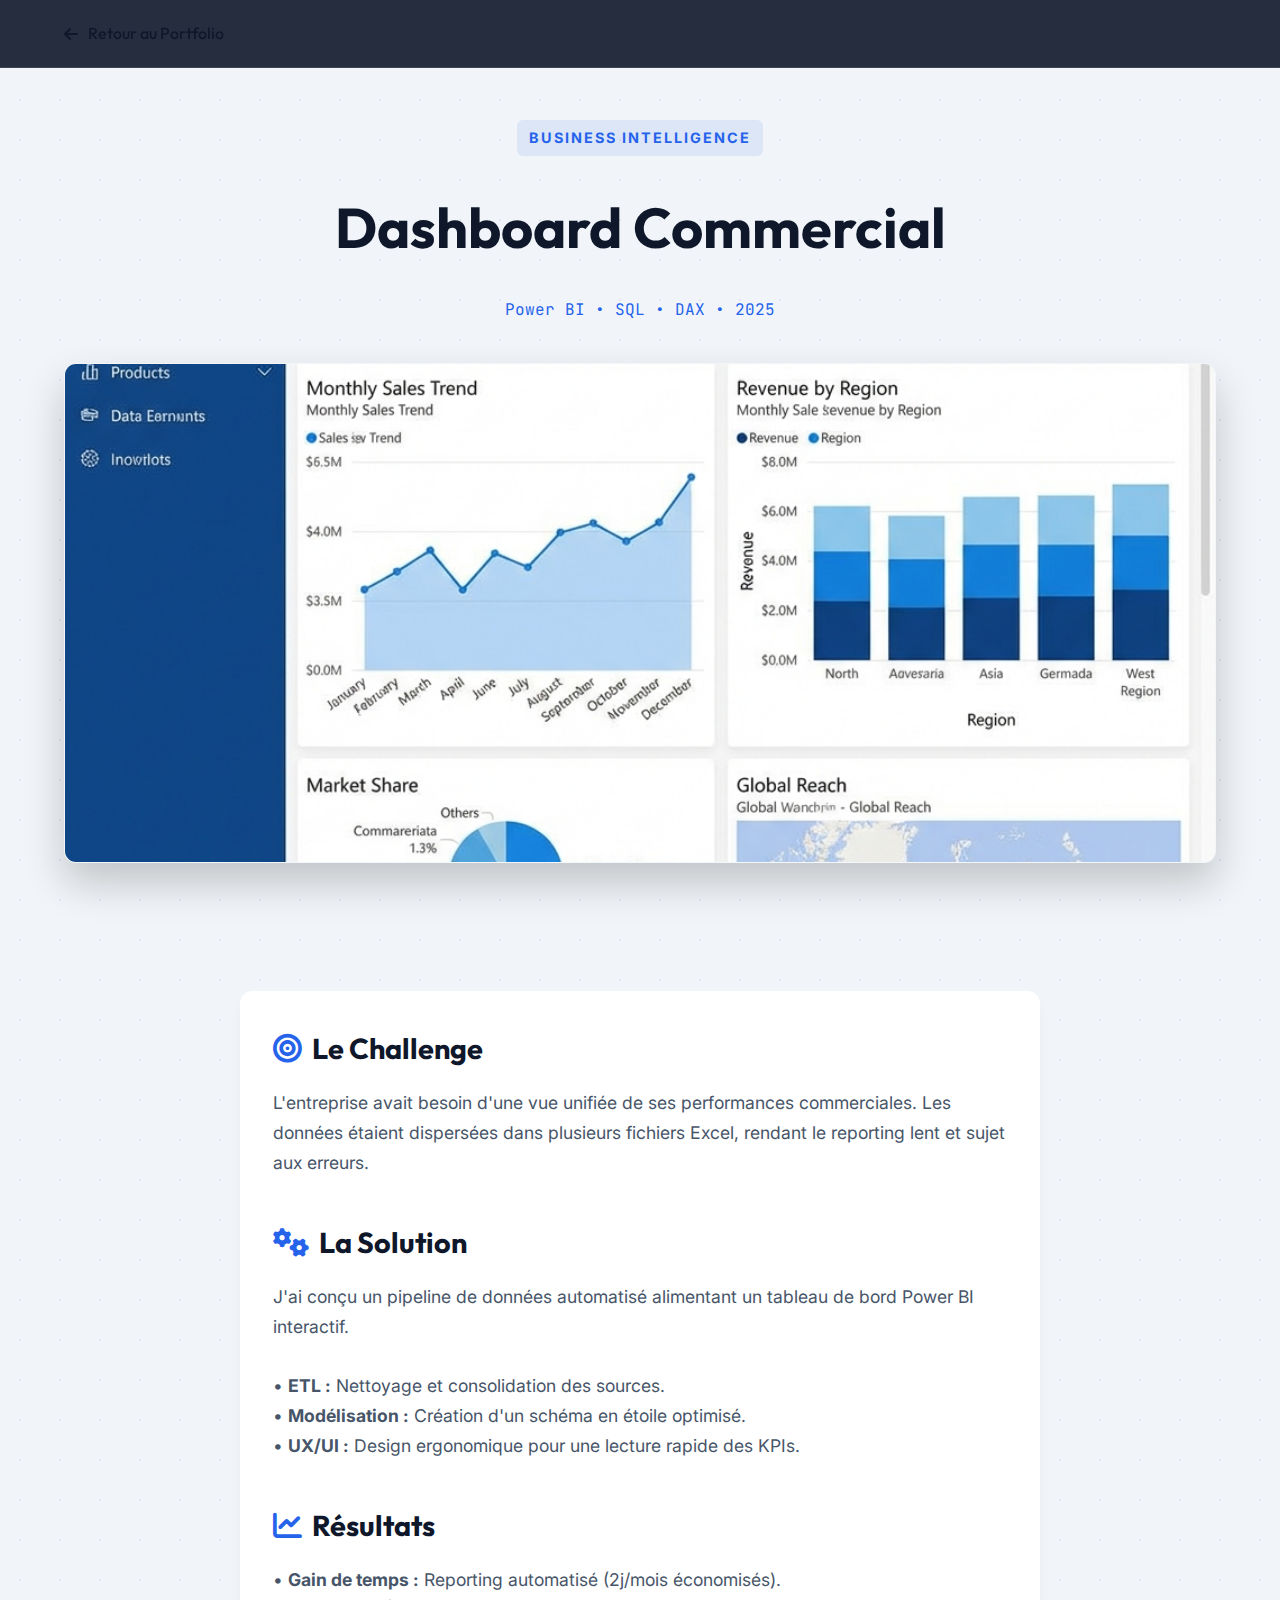
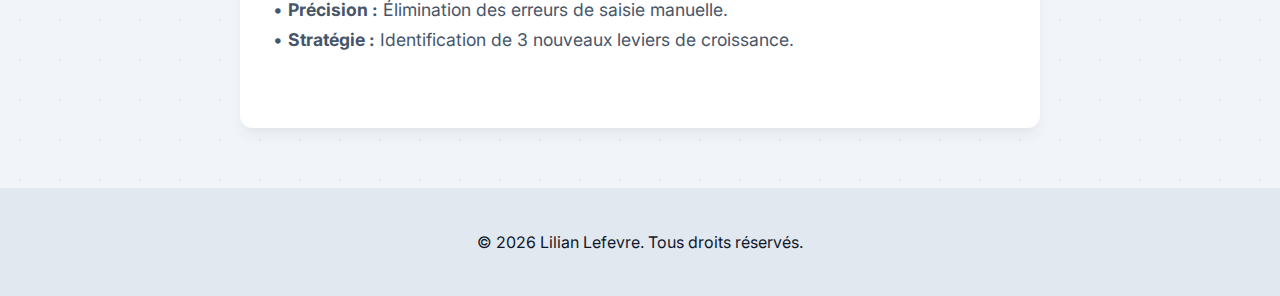
<file: project-1.html>
<!DOCTYPE html>
<html lang="fr">

<head>
    <meta charset="UTF-8">
    <meta name="viewport" content="width=device-width, initial-scale=1.0">
    <title>Dashboard Commercial - Lilian Lefevre</title>
    <meta name="description" content="Détails du projet Dashboard Commercial">
    <link rel="preconnect" href="https://fonts.googleapis.com">
    <link rel="preconnect" href="https://fonts.gstatic.com" crossorigin>
    <link
        href="https://fonts.googleapis.com/css2?family=Inter:wght@300;400;500;600&family=Outfit:wght@300;400;600;700&family=JetBrains+Mono:wght@400;700&display=swap"
        rel="stylesheet">
    <link rel="stylesheet" href="style.css?v=11">
    <link rel="stylesheet" href="https://cdnjs.cloudflare.com/ajax/libs/font-awesome/6.4.0/css/all.min.css">
    <style>
        .project-hero {
            padding: 120px 0 60px;
            text-align: center;
        }

        .project-hero h1 {
            font-size: 3.5rem;
            margin-bottom: 20px;
        }

        .project-meta {
            color: var(--primary-accent);
            font-family: var(--font-code);
            margin-bottom: 40px;
        }

        .project-banner {
            width: 100%;
            max-height: 500px;
            object-fit: cover;
            border-radius: 12px;
            box-shadow: 0 20px 40px rgba(0, 0, 0, 0.2);
            border: 1px solid rgba(255, 255, 255, 0.1);
        }

        .project-content {
            max-width: 800px;
            margin: 60px auto;
        }

        .content-block {
            margin-bottom: 40px;
        }

        .content-block h2 {
            color: var(--text-color);
            margin-bottom: 15px;
            font-size: 1.8rem;
        }

        .content-block p {
            color: var(--text-muted);
            font-size: 1.1rem;
        }

        .back-nav {
            padding: 20px 5%;
            position: fixed;
            top: 0;
            width: 100%;
            background: rgba(15, 23, 42, 0.9);
            z-index: 100;
            backdrop-filter: blur(10px);
            border-bottom: 1px solid rgba(255, 255, 255, 0.1);
        }

        .back-link {
            display: flex;
            align-items: center;
            gap: 10px;
            font-weight: 500;
            font-family: var(--font-heading);
        }

        .back-link:hover {
            color: var(--primary-accent);
        }
    </style>
</head>

<body>

    <nav class="back-nav">
        <a href="index.html#experience" class="back-link">
            <i class="fas fa-arrow-left"></i> Retour au Portfolio
        </a>
    </nav>

    <main class="container">
        <section class="project-hero">
            <div class="subtitle">Business Intelligence</div>
            <h1>Dashboard Commercial</h1>
            <div class="project-meta">Power BI • SQL • DAX • 2025</div>
            <img src="assets/dashboard.png" alt="Dashboard Cover" class="project-banner">
        </section>

        <section class="project-content">
            <div class="glass-card">
                <div class="content-block">
                    <h2><i class="fas fa-bullseye" style="color: var(--primary-accent); margin-right: 10px;"></i>Le
                        Challenge</h2>
                    <p>L'entreprise avait besoin d'une vue unifiée de ses performances commerciales. Les données étaient
                        dispersées dans plusieurs fichiers Excel, rendant le reporting lent et sujet aux erreurs.</p>
                </div>

                <div class="content-block">
                    <h2><i class="fas fa-cogs" style="color: var(--primary-accent); margin-right: 10px;"></i>La Solution
                    </h2>
                    <p>J'ai conçu un pipeline de données automatisé alimentant un tableau de bord Power BI interactif.
                        <br><br>
                        • <strong>ETL :</strong> Nettoyage et consolidation des sources.<br>
                        • <strong>Modélisation :</strong> Création d'un schéma en étoile optimisé.<br>
                        • <strong>UX/UI :</strong> Design ergonomique pour une lecture rapide des KPIs.
                    </p>
                </div>

                <div class="content-block">
                    <h2><i class="fas fa-chart-line"
                            style="color: var(--primary-accent); margin-right: 10px;"></i>Résultats</h2>
                    <p>• <strong>Gain de temps :</strong> Reporting automatisé (2j/mois économisés).<br>
                        • <strong>Précision :</strong> Élimination des erreurs de saisie manuelle.<br>
                        • <strong>Stratégie :</strong> Identification de 3 nouveaux leviers de croissance.</p>
                </div>
            </div>
        </section>
    </main>

    <footer>
        <div class="container">
            <p>&copy; 2026 Lilian Lefevre. Tous droits réservés.</p>
        </div>
    </footer>

</body>

</html>
</file>
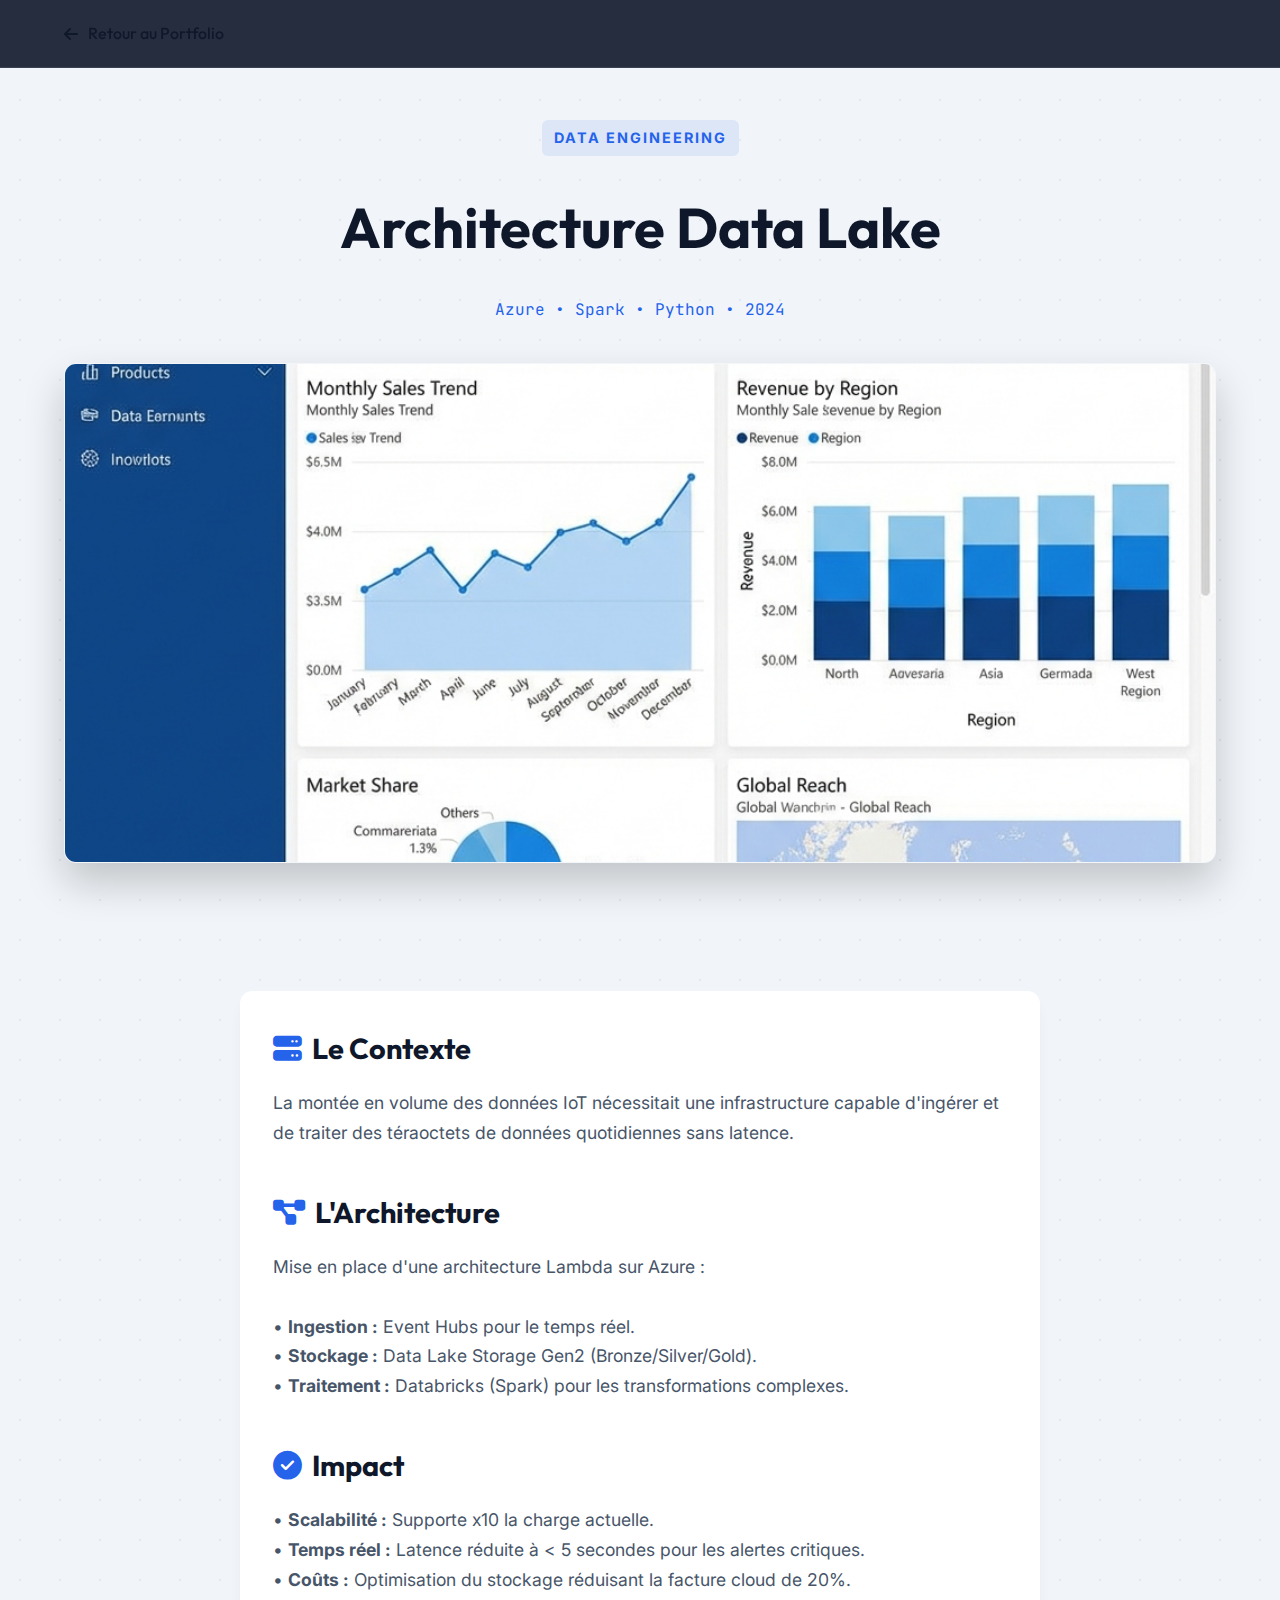
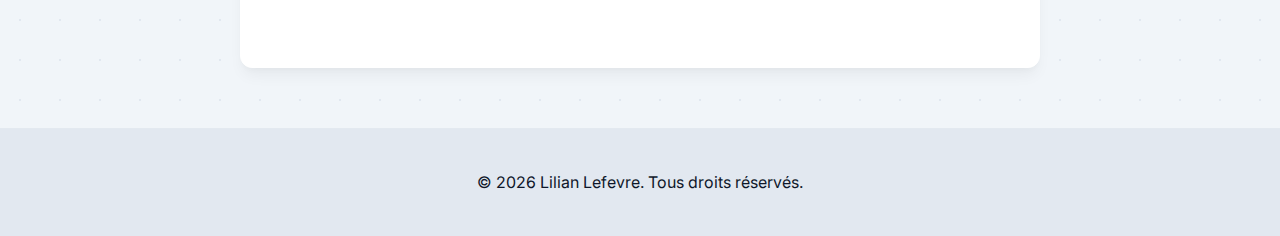
<file: project-2.html>
<!DOCTYPE html>
<html lang="fr">

<head>
    <meta charset="UTF-8">
    <meta name="viewport" content="width=device-width, initial-scale=1.0">
    <title>Architecture Data Lake - Lilian Lefevre</title>
    <meta name="description" content="Détails du projet Architecture Data Lake">
    <link rel="preconnect" href="https://fonts.googleapis.com">
    <link rel="preconnect" href="https://fonts.gstatic.com" crossorigin>
    <link
        href="https://fonts.googleapis.com/css2?family=Inter:wght@300;400;500;600&family=Outfit:wght@300;400;600;700&family=JetBrains+Mono:wght@400;700&display=swap"
        rel="stylesheet">
    <link rel="stylesheet" href="style.css?v=11">
    <link rel="stylesheet" href="https://cdnjs.cloudflare.com/ajax/libs/font-awesome/6.4.0/css/all.min.css">
    <style>
        /* Reusing internal styles for consistency in this mockup */
        .project-hero {
            padding: 120px 0 60px;
            text-align: center;
        }

        .project-hero h1 {
            font-size: 3.5rem;
            margin-bottom: 20px;
        }

        .project-meta {
            color: var(--primary-accent);
            font-family: var(--font-code);
            margin-bottom: 40px;
        }

        .project-banner {
            width: 100%;
            max-height: 500px;
            object-fit: cover;
            border-radius: 12px;
            box-shadow: 0 20px 40px rgba(0, 0, 0, 0.2);
            border: 1px solid rgba(255, 255, 255, 0.1);
        }

        .project-content {
            max-width: 800px;
            margin: 60px auto;
        }

        .content-block {
            margin-bottom: 40px;
        }

        .content-block h2 {
            color: var(--text-color);
            margin-bottom: 15px;
            font-size: 1.8rem;
        }

        .content-block p {
            color: var(--text-muted);
            font-size: 1.1rem;
        }

        .back-nav {
            padding: 20px 5%;
            position: fixed;
            top: 0;
            width: 100%;
            background: rgba(15, 23, 42, 0.9);
            z-index: 100;
            backdrop-filter: blur(10px);
            border-bottom: 1px solid rgba(255, 255, 255, 0.1);
        }

        .back-link {
            display: flex;
            align-items: center;
            gap: 10px;
            font-weight: 500;
            font-family: var(--font-heading);
        }

        .back-link:hover {
            color: var(--primary-accent);
        }
    </style>
</head>

<body>

    <nav class="back-nav">
        <a href="index.html#experience" class="back-link">
            <i class="fas fa-arrow-left"></i> Retour au Portfolio
        </a>
    </nav>

    <main class="container">
        <section class="project-hero">
            <div class="subtitle">Data Engineering</div>
            <h1>Architecture Data Lake</h1>
            <div class="project-meta">Azure • Spark • Python • 2024</div>
            <img src="assets/dashboard.png" alt="Architecture Cover" class="project-banner">
        </section>

        <section class="project-content">
            <div class="glass-card">
                <div class="content-block">
                    <h2><i class="fas fa-server" style="color: var(--primary-accent); margin-right: 10px;"></i>Le
                        Contexte</h2>
                    <p>La montée en volume des données IoT nécessitait une infrastructure capable d'ingérer et de
                        traiter des téraoctets de données quotidiennes sans latence.</p>
                </div>

                <div class="content-block">
                    <h2><i class="fas fa-project-diagram"
                            style="color: var(--primary-accent); margin-right: 10px;"></i>L'Architecture</h2>
                    <p>Mise en place d'une architecture Lambda sur Azure :
                        <br><br>
                        • <strong>Ingestion :</strong> Event Hubs pour le temps réel.<br>
                        • <strong>Stockage :</strong> Data Lake Storage Gen2 (Bronze/Silver/Gold).<br>
                        • <strong>Traitement :</strong> Databricks (Spark) pour les transformations complexes.
                    </p>
                </div>

                <div class="content-block">
                    <h2><i class="fas fa-check-circle"
                            style="color: var(--primary-accent); margin-right: 10px;"></i>Impact</h2>
                    <p>• <strong>Scalabilité :</strong> Supporte x10 la charge actuelle.<br>
                        • <strong>Temps réel :</strong> Latence réduite à < 5 secondes pour les alertes critiques.<br>
                            • <strong>Coûts :</strong> Optimisation du stockage réduisant la facture cloud de 20%.</p>
                </div>
            </div>
        </section>
    </main>

    <footer>
        <div class="container">
            <p>&copy; 2026 Lilian Lefevre. Tous droits réservés.</p>
        </div>
    </footer>

</body>

</html>
</file>
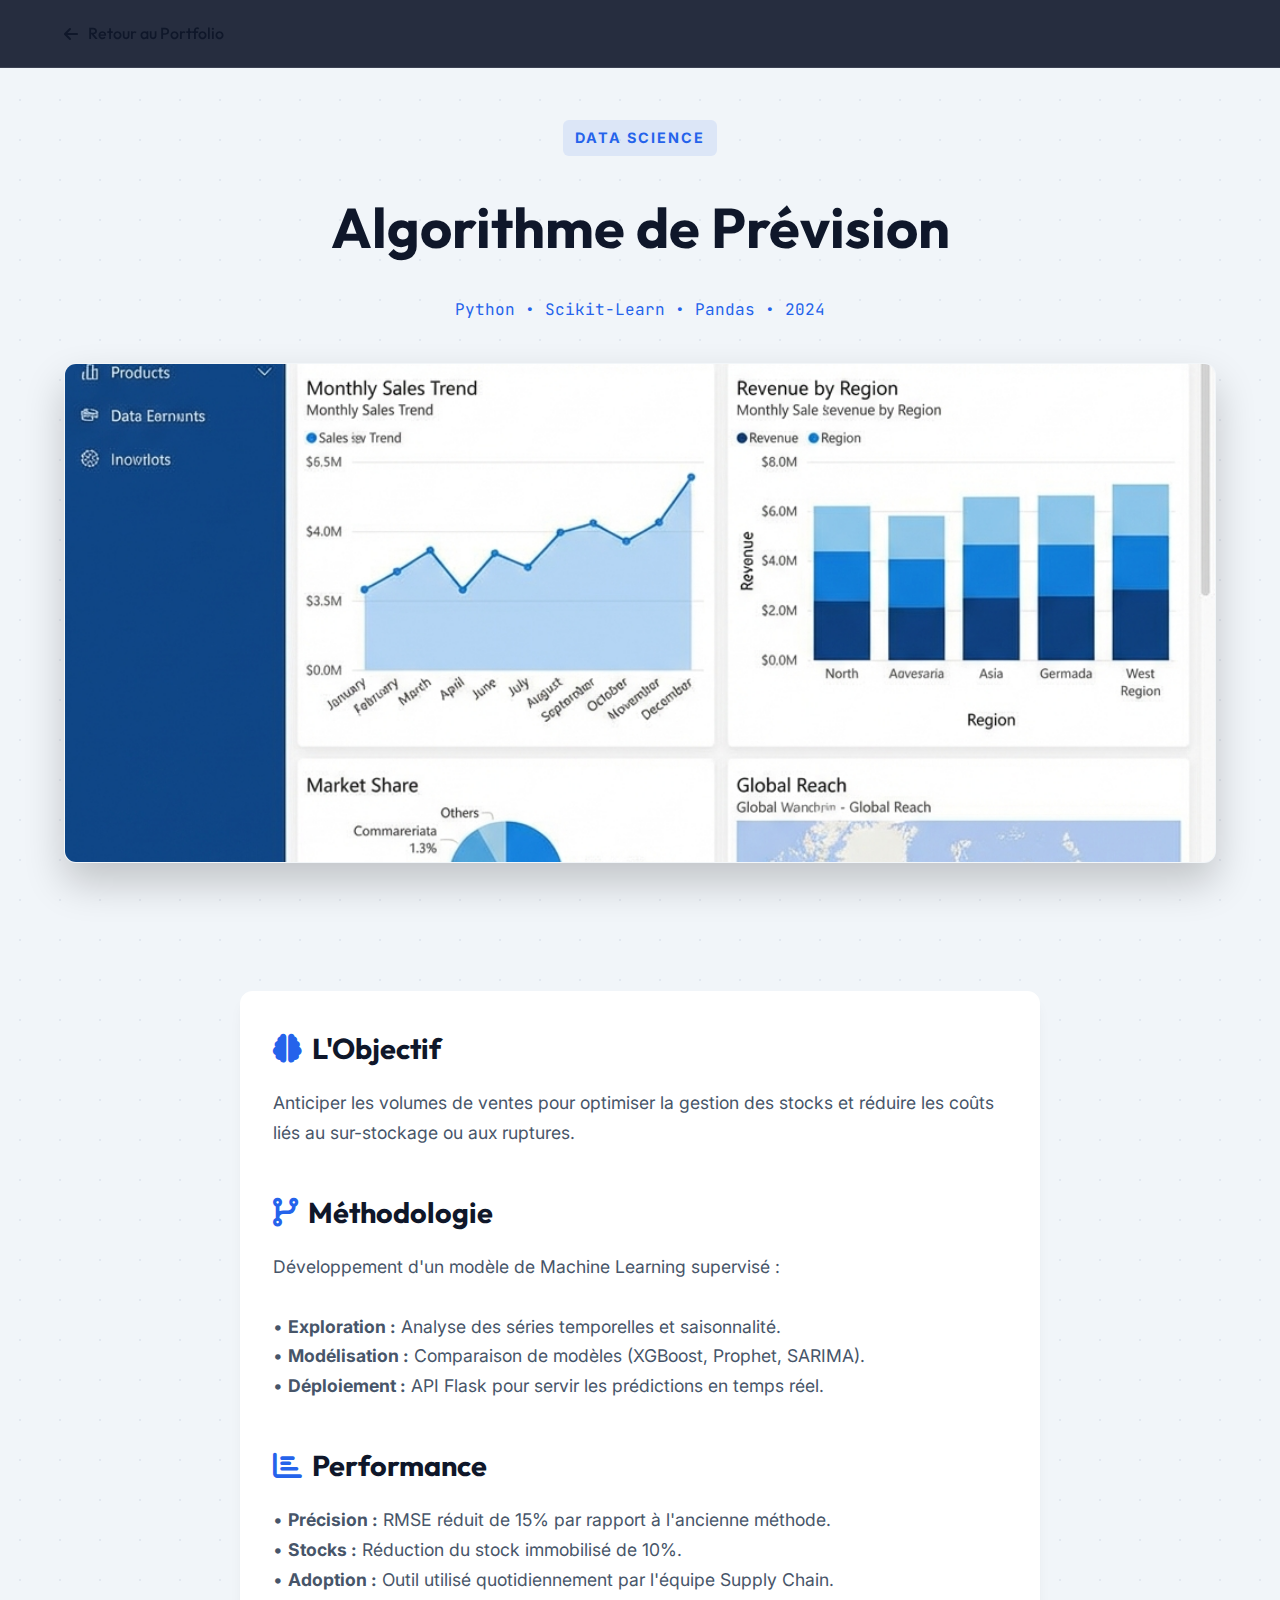
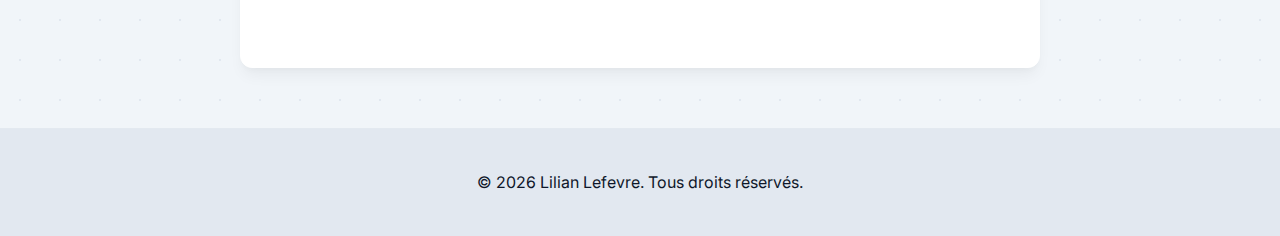
<file: project-3.html>
<!DOCTYPE html>
<html lang="fr">

<head>
    <meta charset="UTF-8">
    <meta name="viewport" content="width=device-width, initial-scale=1.0">
    <title>Algorithme Prédictif - Lilian Lefevre</title>
    <meta name="description" content="Détails du projet Algorithme Prédictif">
    <link rel="preconnect" href="https://fonts.googleapis.com">
    <link rel="preconnect" href="https://fonts.gstatic.com" crossorigin>
    <link
        href="https://fonts.googleapis.com/css2?family=Inter:wght@300;400;500;600&family=Outfit:wght@300;400;600;700&family=JetBrains+Mono:wght@400;700&display=swap"
        rel="stylesheet">
    <link rel="stylesheet" href="style.css?v=11">
    <link rel="stylesheet" href="https://cdnjs.cloudflare.com/ajax/libs/font-awesome/6.4.0/css/all.min.css">
    <style>
        .project-hero {
            padding: 120px 0 60px;
            text-align: center;
        }

        .project-hero h1 {
            font-size: 3.5rem;
            margin-bottom: 20px;
        }

        .project-meta {
            color: var(--primary-accent);
            font-family: var(--font-code);
            margin-bottom: 40px;
        }

        .project-banner {
            width: 100%;
            max-height: 500px;
            object-fit: cover;
            border-radius: 12px;
            box-shadow: 0 20px 40px rgba(0, 0, 0, 0.2);
            border: 1px solid rgba(255, 255, 255, 0.1);
        }

        .project-content {
            max-width: 800px;
            margin: 60px auto;
        }

        .content-block {
            margin-bottom: 40px;
        }

        .content-block h2 {
            color: var(--text-color);
            margin-bottom: 15px;
            font-size: 1.8rem;
        }

        .content-block p {
            color: var(--text-muted);
            font-size: 1.1rem;
        }

        .back-nav {
            padding: 20px 5%;
            position: fixed;
            top: 0;
            width: 100%;
            background: rgba(15, 23, 42, 0.9);
            z-index: 100;
            backdrop-filter: blur(10px);
            border-bottom: 1px solid rgba(255, 255, 255, 0.1);
        }

        .back-link {
            display: flex;
            align-items: center;
            gap: 10px;
            font-weight: 500;
            font-family: var(--font-heading);
        }

        .back-link:hover {
            color: var(--primary-accent);
        }
    </style>
</head>

<body>

    <nav class="back-nav">
        <a href="index.html#experience" class="back-link">
            <i class="fas fa-arrow-left"></i> Retour au Portfolio
        </a>
    </nav>

    <main class="container">
        <section class="project-hero">
            <div class="subtitle">Data Science</div>
            <h1>Algorithme de Prévision</h1>
            <div class="project-meta">Python • Scikit-Learn • Pandas • 2024</div>
            <img src="assets/dashboard.png" alt="Algorithm Cover" class="project-banner">
        </section>

        <section class="project-content">
            <div class="glass-card">
                <div class="content-block">
                    <h2><i class="fas fa-brain" style="color: var(--primary-accent); margin-right: 10px;"></i>L'Objectif
                    </h2>
                    <p>Anticiper les volumes de ventes pour optimiser la gestion des stocks et réduire les coûts liés au
                        sur-stockage ou aux ruptures.</p>
                </div>

                <div class="content-block">
                    <h2><i class="fas fa-code-branch"
                            style="color: var(--primary-accent); margin-right: 10px;"></i>Méthodologie</h2>
                    <p>Développement d'un modèle de Machine Learning supervisé :
                        <br><br>
                        • <strong>Exploration :</strong> Analyse des séries temporelles et saisonnalité.<br>
                        • <strong>Modélisation :</strong> Comparaison de modèles (XGBoost, Prophet, SARIMA).<br>
                        • <strong>Déploiement :</strong> API Flask pour servir les prédictions en temps réel.
                    </p>
                </div>

                <div class="content-block">
                    <h2><i class="fas fa-chart-bar"
                            style="color: var(--primary-accent); margin-right: 10px;"></i>Performance</h2>
                    <p>• <strong>Précision :</strong> RMSE réduit de 15% par rapport à l'ancienne méthode.<br>
                        • <strong>Stocks :</strong> Réduction du stock immobilisé de 10%.<br>
                        • <strong>Adoption :</strong> Outil utilisé quotidiennement par l'équipe Supply Chain.</p>
                </div>
            </div>
        </section>
    </main>

    <footer>
        <div class="container">
            <p>&copy; 2026 Lilian Lefevre. Tous droits réservés.</p>
        </div>
    </footer>

</body>

</html>
</file>
<file: style.css>
/* Base Variables */
:root {
    /* Soft Tech Theme (Not too white) */
    --bg-deep: #f1f5f9;
    /* Slate 100 - Soft Grey */
    --bg-dark: #e2e8f0;
    /* Slate 200 - Contrast for sections */
    --bg-card: #ffffff;
    /* Pure White for cards */
    --primary-accent: #2563eb;
    /* Royal Blue */
    --secondary-accent: #4f46e5;
    /* Indigo */
    --text-color: #0f172a;
    /* Slate 900 */
    --text-muted: #475569;
    /* Slate 600 */
    --glass-bg: rgba(255, 255, 255, 0.9);
    --glass-border: rgba(255, 255, 255, 0.5);
    --font-heading: 'Outfit', sans-serif;
    --font-body: 'Inter', sans-serif;
    --font-code: 'JetBrains Mono', monospace;
    --transition: all 0.4s cubic-bezier(0.165, 0.84, 0.44, 1);
}

/* Global Styles */
* {
    margin: 0;
    padding: 0;
    box-sizing: border-box;
    scroll-behavior: smooth;
}

body {
    font-family: var(--font-body);
    background-color: var(--bg-deep);
    color: var(--text-color);
    line-height: 1.7;
    overflow-x: hidden;
    position: relative;
    background-image:
        radial-gradient(#e2e8f0 1px, transparent 1px);
    background-size: 40px 40px;
    /* Polka dot pattern instead of grid */
}

#particles-canvas {
    position: fixed;
    top: 0;
    left: 0;
    width: 100%;
    height: 100%;
    z-index: -1;
    pointer-events: none;
    opacity: 0.6;
}

a {
    text-decoration: none;
    color: inherit;
    transition: var(--transition);
}

ul {
    list-style: none;
}

.container {
    max-width: 1200px;
    margin: 0 auto;
    padding: 0 24px;
}

.section {
    padding: 100px 0;
    position: relative;
    z-index: 1;
}

h1,
h2,
h3,
h4 {
    font-family: var(--font-heading);
}

.section-title {
    font-size: 3rem;
    text-align: center;
    margin-bottom: 80px;
    background: transparent;
    background-clip: unset;
    -webkit-background-clip: unset;
    -webkit-text-fill-color: var(--text-color);
    color: var(--text-color);
    font-weight: 700;
    letter-spacing: -1px;
}

.btn {
    padding: 14px 36px;
    border-radius: 8px;
    /* Sharper corners for tech feel */
    font-weight: 600;
    cursor: pointer;
    border: none;
    display: inline-block;
    letter-spacing: 0.5px;
    position: relative;
    overflow: hidden;
    z-index: 1;
}

.btn-primary {
    background: transparent;
    color: var(--bg-deep);
    border: 1px solid var(--primary-accent);
    color: var(--primary-accent);
}

.btn-primary::before {
    content: '';
    position: absolute;
    top: 0;
    left: 0;
    width: 100%;
    height: 100%;
    background: rgba(251, 191, 36, 0.1);
    /* Subtle fill on hover */
    z-index: -1;
    transition: var(--transition);
}

.btn-primary:hover {
    transform: translateY(-2px);
    box-shadow: 0 4px 12px rgba(251, 191, 36, 0.2);
}

.btn-secondary {
    background-color: transparent;
    border: 1px solid rgba(255, 255, 255, 0.2);
    color: var(--text-color);
    margin-left: 15px;
    backdrop-filter: blur(5px);
}

.btn-secondary:hover {
    border-color: var(--primary-accent);
    color: var(--primary-accent);
    background-color: rgba(0, 242, 254, 0.05);
}

/* Header & Navbar */
header {
    position: fixed;
    top: 0;
    width: 100%;
    background-color: rgba(15, 23, 42, 0.95);
    /* Dark Slate used for framing */
    backdrop-filter: blur(16px);
    z-index: 1000;
    border-bottom: 1px solid rgba(255, 255, 255, 0.1);
    transition: var(--transition);
}

.navbar {
    display: flex;
    justify-content: space-between;
    align-items: center;
    padding: 0 5%;
    /* Removed vertical padding */
    max-width: 1400px;
    margin: 0 auto;
    height: 100%;
}

.logo {
    font-size: 1.5rem;
    /* Reduced from 1.8rem */
    font-weight: 700;
    background: linear-gradient(to right, var(--primary-accent), var(--secondary-accent));
    background-clip: text;
    -webkit-background-clip: text;
    -webkit-text-fill-color: transparent;
    font-family: var(--font-heading);
}

.nav-links {
    display: flex;
    gap: 40px;
}

.nav-links a {
    font-weight: 500;
    font-size: 0.95rem;
    color: #cbd5e1;
    /* Light text for dark header */
    position: relative;
}

.nav-links a:hover,
.nav-links a.active {
    color: white;
}

.nav-links a::after {
    content: '';
    position: absolute;
    width: 0;
    height: 1px;
    bottom: -5px;
    left: 0;
    background-color: var(--primary-accent);
    transition: var(--transition);
}

.nav-links a:hover::after {
    width: 100%;
}

.hamburger {
    display: none;
    cursor: pointer;
}

/* Hero Section */
.hero {
    min-height: 70vh;
    /* Reduced from 100vh */
    display: flex;
    align-items: center;
    justify-content: center;
    /* Changed from space-between to center */
    padding: 100px 20px 40px;
    /* Reduced top padding */
    position: relative;
    text-align: left;
    flex-wrap: wrap;
    gap: 80px;
    /* Increased gap for visual balance when centered */
}

.hero-content {
    flex: 0 1 auto;
    /* Stop taking full width */
    min-width: 300px;
    max-width: 600px;
    text-align: left;
    /* Revert to left align for split layout */
}

.hero h1 {
    font-size: 4rem;
    /* Slightly smaller to fit side-by-side */
    line-height: 1.1;
    margin-bottom: 24px;
    letter-spacing: -2px;
}

.hero p {
    margin-left: 0;
    /* Align left */
    font-family: var(--font-code);
    font-size: 1rem;
    color: var(--primary-accent);
    opacity: 1;
    font-weight: 500;
}

.subtitle {
    display: inline-block;
    font-size: 0.9rem;
    color: var(--primary-accent);
    margin-bottom: 24px;
    text-transform: uppercase;
    letter-spacing: 2px;
    font-weight: 700;
    border: none;
    padding: 6px 12px;
    border-radius: 6px;
    background: rgba(37, 99, 235, 0.1);
}

.hero h1 {
    font-size: 5rem;
    line-height: 1.1;
    margin-bottom: 24px;
    letter-spacing: -2px;
}

.hero h2 {
    font-size: 2.5rem;
    margin-bottom: 30px;
    color: var(--text-color);
    font-weight: 300;
}

.highlight {
    background: transparent;
    background-clip: unset;
    -webkit-background-clip: unset;
    -webkit-text-fill-color: var(--primary-accent);
    color: var(--primary-accent);
    font-weight: 700;
}

.hero p {
    font-size: 1.25rem;
    margin-bottom: 50px;
    color: var(--text-muted);
    max-width: 600px;
    margin-left: unset;
    margin-right: unset;
}

/* Profile Photo Integration */
.hero-visual {
    width: 600px;
    display: flex;
    justify-content: center;
    align-items: center;
    perspective: 1000px;
}

.profile-wrapper {
    position: relative;
    width: 400px;
    height: 400px;
    animation: float 6s ease-in-out infinite;
}

.profile-photo-container {
    width: 100%;
    height: 100%;
    /* Squircle / Organic Shape */
    border-radius: 30% 70% 70% 30% / 30% 30% 70% 70%;
    overflow: hidden;
    position: relative;
    border: 2px solid rgba(255, 255, 255, 0.2);
    box-shadow:
        0 20px 50px rgba(0, 0, 0, 0.3),
        0 0 0 1px rgba(255, 255, 255, 0.1);
    background: var(--bg-card);
    transition: all 0.5s ease;
    z-index: 10;
}

.profile-photo {
    width: 100%;
    height: 100%;
    object-fit: cover;
    transition: transform 0.5s ease;
}

.profile-photo-container:hover .profile-photo {
    transform: scale(1.05);
}

.profile-photo-container:hover {
    border-color: var(--primary-accent);
    box-shadow:
        0 30px 60px rgba(0, 0, 0, 0.4),
        0 0 0 2px var(--primary-accent);
    border-radius: 40% 60% 60% 40% / 40% 40% 60% 60%;
}

/* Decorative Glow & Ring */
.photo-glow {
    position: absolute;
    top: 50%;
    left: 50%;
    transform: translate(-50%, -50%);
    width: 120%;
    height: 120%;
    background: radial-gradient(circle, rgba(37, 99, 235, 0.4) 0%, transparent 70%);
    opacity: 0.6;
    z-index: 1;
    filter: blur(50px);
    pointer-events: none;
}

.photo-ring {
    position: absolute;
    top: -20px;
    left: -20px;
    right: -20px;
    bottom: -20px;
    border: 1px dashed var(--primary-accent);
    border-radius: 50%;
    z-index: 1;
    opacity: 0.3;
    animation: rotate-ring 30s linear infinite;
    pointer-events: none;
}

@keyframes float {

    0%,
    100% {
        transform: translateY(0);
    }

    50% {
        transform: translateY(-20px);
    }
}

@keyframes rotate-ring {
    0% {
        transform: rotate(0deg);
    }

    100% {
        transform: rotate(360deg);
    }
}

/* Scroll Down Mouse Animation */
.scroll-down {
    position: absolute;
    bottom: 30px;
    left: 50%;
    transform: translateX(-50%);
    opacity: 0.7;
    animation: bounce 2s infinite;
    z-index: 20;
}

.mouse {
    width: 26px;
    height: 42px;
    border: 2px solid var(--text-muted);
    border-radius: 20px;
    position: relative;
}

.mouse::before {
    content: '';
    width: 4px;
    height: 8px;
    background: var(--primary-accent);
    position: absolute;
    top: 8px;
    left: 50%;
    transform: translateX(-50%);
    border-radius: 2px;
}

@keyframes bounce {

    0%,
    20%,
    50%,
    80%,
    100% {
        transform: translateY(0) translateX(-50%);
    }

    40% {
        transform: translateY(-10px) translateX(-50%);
    }

    60% {
        transform: translateY(-5px) translateX(-50%);
    }
}

.code-terminal {
    background: rgba(15, 23, 42, 0.95);
    border: 1px solid var(--glass-border);
    border-radius: 12px;
    box-shadow: 0 20px 50px rgba(0, 0, 0, 0.5), 0 0 0 1px rgba(0, 242, 254, 0.1);
    overflow: hidden;
    font-family: var(--font-code);
    text-align: left;
    transform: rotateY(-5deg) rotateX(5deg);
    transition: transform 0.5s ease;
}

.code-terminal:hover {
    transform: rotateY(0) rotateX(0);
}

.terminal-header {
    background: rgba(255, 255, 255, 0.05);
    padding: 12px 16px;
    display: flex;
    align-items: center;
    gap: 8px;
    border-bottom: 1px solid var(--glass-border);
}

.dot {
    width: 12px;
    height: 12px;
    border-radius: 50%;
}

.red {
    background: #ff5f56;
}

.yellow {
    background: #ffbd2e;
}

.green {
    background: #27c93f;
}

.title {
    margin-left: 10px;
    color: var(--text-muted);
    font-size: 0.8rem;
}

.terminal-body {
    padding: 20px;
    color: #a9b7c6;
    font-size: 0.9rem;
    line-height: 1.6;
}

.terminal-body code {
    display: block;
    white-space: pre-wrap;
}

.key {
    color: #cc7832;
}

.string {
    color: #6a8759;
}

.number {
    color: #6897bb;
}

.boolean {
    color: #cc7832;
}

.scroll-down {
    position: absolute;
    bottom: 30px;
    left: 50%;
    transform: translateX(-50%);
    opacity: 0.7;
    animation: bounce 2s infinite;
}

.mouse {
    width: 26px;
    height: 42px;
    border: 2px solid var(--text-muted);
    border-radius: 20px;
    position: relative;
}

.mouse::before {
    content: '';
    width: 4px;
    height: 8px;
    background: var(--primary-accent);
    position: absolute;
    top: 8px;
    left: 50%;
    transform: translateX(-50%);
    border-radius: 2px;
}

@keyframes bounce {

    0%,
    20%,
    50%,
    80%,
    100% {
        transform: translateY(0) translateX(-50%);
    }

    40% {
        transform: translateY(-10px) translateX(-50%);
    }

    60% {
        transform: translateY(-5px) translateX(-50%);
    }
}

/* Code Terminal */
.hero-visual {
    width: 600px;
}

.code-terminal {
    background: rgba(15, 23, 42, 0.95);
    border: 1px solid var(--glass-border);
    border-radius: 12px;
    box-shadow: 0 20px 50px rgba(0, 0, 0, 0.5), 0 0 0 1px rgba(0, 242, 254, 0.1);
    overflow: hidden;
    font-family: var(--font-code);
    text-align: left;
    transform: perspective(1000px) rotateY(-5deg) rotateX(5deg);
    transition: transform 0.5s ease;
}

.code-terminal:hover {
    transform: perspective(1000px) rotateY(0) rotateX(0);
}

.terminal-header {
    background: rgba(255, 255, 255, 0.05);
    padding: 12px 16px;
    display: flex;
    align-items: center;
    gap: 8px;
    border-bottom: 1px solid var(--glass-border);
}

.dot {
    width: 12px;
    height: 12px;
    border-radius: 50%;
}

.red {
    background: #ff5f56;
}

.yellow {
    background: #ffbd2e;
}

.green {
    background: #27c93f;
}

.title {
    margin-left: 10px;
    color: var(--text-muted);
    font-size: 0.8rem;
}

.terminal-body {
    padding: 20px;
    color: #a9b7c6;
    font-size: 0.9rem;
    line-height: 1.6;
}

.terminal-body code {
    display: block;
    white-space: pre-wrap;
}

.key {
    color: #cc7832;
}

.string {
    color: #6a8759;
}

.number {
    color: #6897bb;
}

.boolean {
    color: #cc7832;
}

.scroll-down {
    position: absolute;
    bottom: 30px;
    left: 50%;
    transform: translateX(-50%);
    opacity: 0.7;
    animation: bounce 2s infinite;
}

.mouse {
    width: 26px;
    height: 42px;
    border: 2px solid var(--text-muted);
    border-radius: 20px;
    position: relative;
}

.mouse::before {
    content: '';
    width: 4px;
    height: 8px;
    background: var(--primary-accent);
    position: absolute;
    top: 8px;
    left: 50%;
    transform: translateX(-50%);
    border-radius: 2px;
}

@keyframes bounce {

    0%,
    20%,
    50%,
    80%,
    100% {
        transform: translateY(0) translateX(-50%);
    }

    40% {
        transform: translateY(-10px) translateX(-50%);
    }

    60% {
        transform: translateY(-5px) translateX(-50%);
    }
}

/* Glassmorphism Cards */
.glass-card {
    background: var(--bg-card);
    border: 1px solid white;
    box-shadow: 0 10px 15px -3px rgba(0, 0, 0, 0.05), 0 4px 6px -2px rgba(0, 0, 0, 0.025);
    border-radius: 12px;
    padding: 32px;
    transition: var(--transition);
}

.glass-card:hover {
    transform: translateY(-5px);
    box-shadow: 0 20px 25px -5px rgba(0, 0, 0, 0.1), 0 10px 10px -5px rgba(0, 0, 0, 0.04);
    border-color: var(--primary-accent);
}



/* About Section */
.about-content {
    background: var(--bg-card);
    border: 1px solid white;
    box-shadow: 0 4px 6px -1px rgba(0, 0, 0, 0.05);
    padding: 60px;
    border-radius: 20px;
}

.about-text p {
    margin-bottom: 24px;
    font-size: 1.15rem;
    color: var(--text-muted);
}

.about-text strong {
    color: var(--text-color);
}

.personal-info {
    margin-top: 40px;
}

.info-item {
    display: inline-flex;
    align-items: center;
    gap: 12px;
    padding: 12px 24px;
    background: rgba(0, 242, 254, 0.05);
    border: 1px solid rgba(0, 242, 254, 0.1);
    border-radius: 50px;
    color: var(--primary-accent);
    font-weight: 500;
}

/* Skills Section */
.skills-grid {
    display: grid;
    grid-template-columns: repeat(auto-fit, minmax(350px, 1fr));
    /* Wider for charts */
    gap: 24px;
}

.chart-container {
    position: relative;
    height: 300px;
    width: 100%;
}

.skill-category {
    background-color: var(--bg-card);
    border: 1px solid white;
    box-shadow: 0 4px 6px -1px rgba(0, 0, 0, 0.05);
    padding: 30px;
    border-radius: 12px;
    transition: var(--transition);
    height: 100%;
}

.skill-category:hover {
    background-color: white;
    border-color: var(--primary-accent);
    transform: translateY(-5px);
    box-shadow: 0 10px 15px -3px rgba(0, 0, 0, 0.1);
}

.skill-category h3 {
    margin-bottom: 24px;
    display: flex;
    align-items: center;
    gap: 12px;
    font-size: 1.3rem;
    color: var(--text-color);
}

.skill-category h3 i {
    color: var(--primary-accent);
}

.skill-tags {
    display: flex;
    flex-wrap: wrap;
    gap: 12px;
}

.tag {
    background: rgba(0, 242, 254, 0.05);
    color: var(--primary-accent);
    padding: 8px 18px;
    border-radius: 4px;
    /* Techy corners */
    font-size: 0.9rem;
    font-weight: 500;
    border: 1px solid rgba(0, 242, 254, 0.1);
    transition: var(--transition);
}

.tag:hover {
    background: rgba(0, 242, 254, 0.15);
    border-color: var(--primary-accent);
}

.skill-list li {
    margin-bottom: 12px;
    padding-left: 24px;
    position: relative;
    color: var(--text-muted);
}

.skill-list li::before {
    content: '';
    position: absolute;
    left: 0;
    top: 10px;
    width: 6px;
    height: 6px;
    background-color: var(--primary-accent);
    border-radius: 50%;
    box-shadow: 0 0 8px var(--primary-accent);
}

.progress-bar {
    background-color: rgba(255, 255, 255, 0.05);
    height: 6px;
    border-radius: 3px;
    margin-top: 8px;
    margin-bottom: 20px;
    overflow: hidden;
}

.progress {
    background: linear-gradient(90deg, var(--secondary-accent), var(--primary-accent));
    height: 100%;
    border-radius: 3px;
    box-shadow: 0 0 10px rgba(0, 242, 254, 0.4);
}

/* Project Showcase Grid */
.project-showcase {
    max-width: 1200px;
    margin: 0 auto;
}

.projects-grid {
    display: grid;
    grid-template-columns: repeat(auto-fit, minmax(300px, 1fr));
    gap: 30px;
}

.project-card-link {
    display: block;
    text-decoration: none;
    color: inherit;
}

.project-card-item {
    height: 100%;
    padding: 0;
    /* Remove default padding from glass-card for full image */
    overflow: hidden;
    position: relative;
    transition: all 0.4s ease;
    display: flex;
    flex-direction: column;
}

.card-image-wrapper {
    width: 100%;
    height: 200px;
    /* Fixed height for rectangle look */
    position: relative;
    overflow: hidden;
}

.project-thumb {
    width: 100%;
    height: 100%;
    object-fit: cover;
    transition: transform 0.6s ease;
}

.card-overlay {
    position: absolute;
    top: 0;
    left: 0;
    width: 100%;
    height: 100%;
    background: rgba(37, 99, 235, 0.8);
    display: flex;
    justify-content: center;
    align-items: center;
    opacity: 0;
    transition: opacity 0.3s ease;
}

.card-overlay span {
    color: white;
    font-weight: 600;
    border: 1px solid white;
    padding: 10px 20px;
    border-radius: 30px;
    transform: translateY(20px);
    transition: transform 0.3s ease;
}

/* Hover Effects */
.project-card-item:hover {
    transform: translateY(-10px);
    border-color: var(--primary-accent);
}

.project-card-item:hover .project-thumb {
    transform: scale(1.1);
}

.project-card-item:hover .card-overlay {
    opacity: 1;
}

.project-card-item:hover .card-overlay span {
    transform: translateY(0);
}

.card-info {
    padding: 24px;
    text-align: left;
    background: var(--bg-card);
    flex-grow: 1;
}

.card-info h3 {
    margin-bottom: 8px;
    font-size: 1.25rem;
    color: var(--text-color);
}

.card-info p {
    color: var(--text-muted);
    font-size: 0.95rem;
    margin: 0;
}

/* Contact */
.contact-wrapper {
    display: grid;
    grid-template-columns: 1fr 1.5fr;
    gap: 60px;
    padding: 0;
}

.contact-info h3 {
    font-size: 2rem;
    margin-bottom: 20px;
}

.contact-item {
    background: white;
    padding: 24px;
    border-radius: 12px;
    margin-bottom: 16px;
    border: 1px solid rgba(0, 0, 0, 0.05);
    box-shadow: 0 4px 6px -1px rgba(0, 0, 0, 0.05);
    transition: var(--transition);
}

.contact-item:hover {
    border-color: var(--primary-accent);
    background: white;
    transform: translateY(-2px);
    box-shadow: 0 10px 15px -3px rgba(0, 0, 0, 0.05);
}

.contact-item i {
    width: auto;
    height: auto;
    background: none;
    font-size: 1.5rem;
    margin-right: 10px;
}

.form-group input,
.form-group textarea {
    width: 100%;
    padding: 16px;
    background-color: rgba(0, 0, 0, 0.3);
    border: 1px solid var(--glass-border);
    border-radius: 8px;
    color: white;
    font-family: inherit;
    transition: var(--transition);
}

.form-group input,
.form-group textarea {
    width: 100%;
    padding: 16px;
    background-color: white;
    border: 1px solid #e2e8f0;
    border-radius: 8px;
    color: var(--text-color);
    font-family: inherit;
    transition: var(--transition);
}

.form-group input:focus,
.form-group textarea:focus {
    outline: none;
    border-color: var(--primary-accent);
    background-color: white;
    box-shadow: 0 0 0 3px rgba(37, 99, 235, 0.1);
}

/* Footer */
footer {
    padding: 40px 0;
    text-align: center;
    border-top: 1px solid rgba(255, 255, 255, 0.05);
    background: var(--bg-dark);
}

/* Mobile Responsiveness */
@media (max-width: 768px) {
    .hero h1 {
        font-size: 3rem;
    }

    .section-title {
        font-size: 2.2rem;
    }

    .contact-wrapper {
        grid-template-columns: 1fr;
    }
}
</file>
